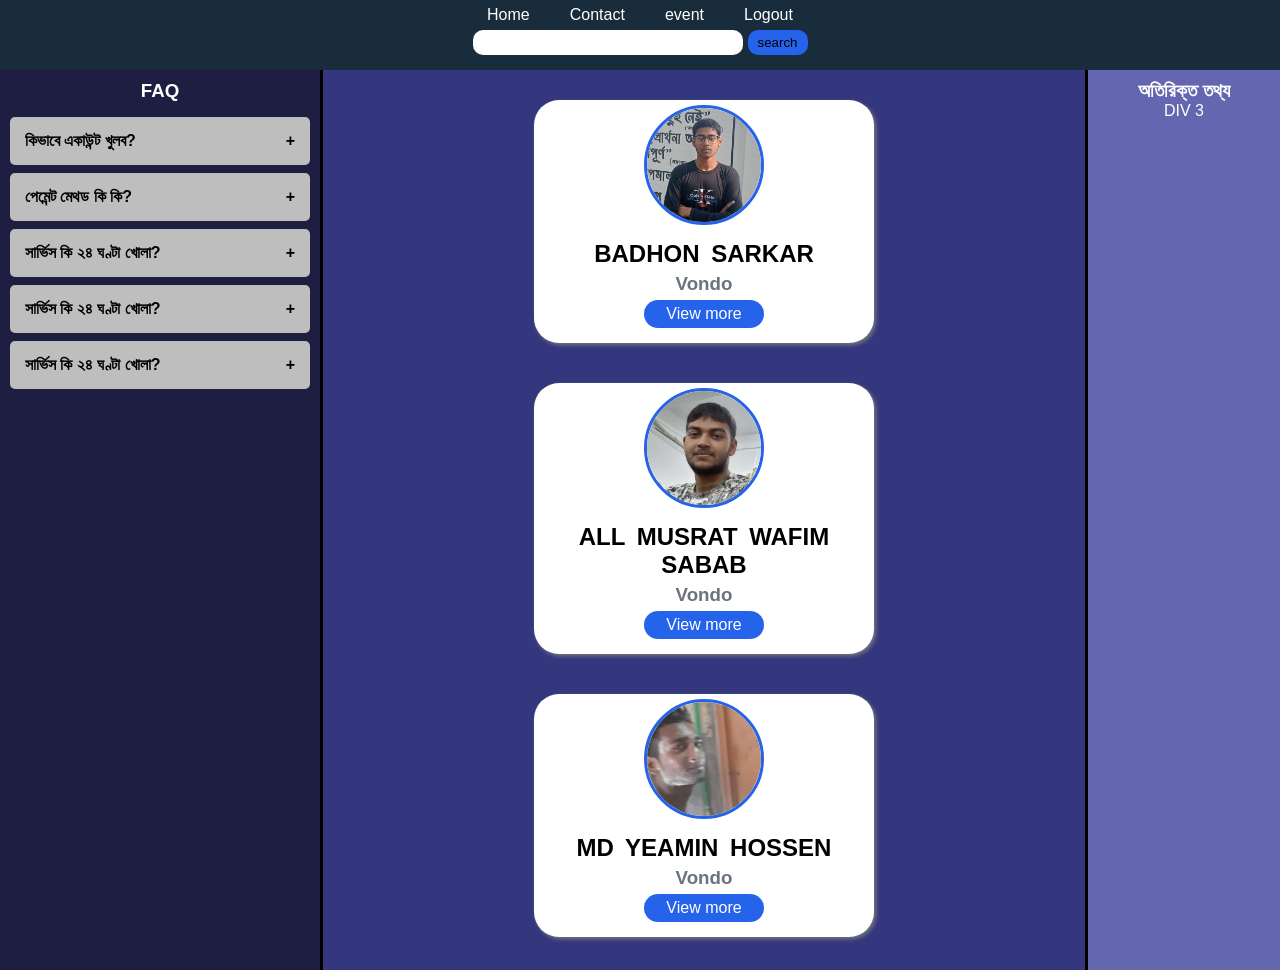
<file: index.html>
<!DOCTYPE html>
<html lang="bn">
<head>
  <meta charset="UTF-8">
  <meta name="viewport" content="width=device-width, initial-scale=1.0">
  <title>Gemini FAQ Layout</title>
  <link rel="stylesheet" href="style.css">
</head>
<body>

  <header>
   <div class="list"> 
    <span><a id="home" href="home/index.html">Home</a></span>
    <span><a id="contact" href="#">Contact</a></span>
    <span>
      <a id="event" href="event/index.html">event</a>
      </span>
      <span><a href="#">Logout</a></span>
    </div>
  <p>  <input type="text" class="search-bar">
    <input type="button" value="search" class="button"></p>
  </header>
  
  
  
  

  <main>
    <div class="div1">
      <h3 style="margin-bottom: 15px; color: white;">FAQ</h3>
      
      <div class="faq-item">
        <div class="question">কিভাবে একাউন্ট খুলব? <span>+</span></div>
        <div class="answer">আমাদের ওয়েবসাইটে সাইন-আপ বাটনে ক্লিক করে তথ্য দিয়ে একাউন্ট খুলতে পারেন।</div>
      </div>

      <div class="faq-item">
        <div class="question">পেমেন্ট মেথড কি কি? <span>+</span></div>
        <div class="answer">আমরা বিকাশ, নগদ এবং রকেট পেমেন্ট সাপোর্ট করি।</div>
      </div>

      <div class="faq-item">
        <div class="question">সার্ভিস কি ২৪ ঘণ্টা খোলা? <span>+</span></div>
        <div class="answer">হ্যাঁ, আমাদের অনলাইন সার্ভিস সপ্তাহে ৭ দিন ২৪ ঘণ্টাই সচল থাকে।</div>
      </div>
    

<div class="faq-item">
  <div class="question">সার্ভিস কি ২৪ ঘণ্টা খোলা? <span>+</span></div>
  <div class="answer">হ্যাঁ, আমাদের অনলাইন সার্ভিস সপ্তাহে ৭ দিন ২৪ ঘণ্টাই সচল থাকে।</div>
</div>
<div class="faq-item">
  <div class="question">সার্ভিস কি ২৪ ঘণ্টা খোলা? <span>+</span></div>
  <div class="answer">হ্যাঁ, আমাদের অনলাইন সার্ভিস সপ্তাহে ৭ দিন ২৪ ঘণ্টাই সচল থাকে।</div>
</div>
    </div>

    <div class="div2">
       <div class="id-section">
    
      
      <div class="id-desine">
        
          <img src="photo/badhon.jpg" alt="badhon" class="photo">
          <h2>Badhon Sarkar</h2>
          <h3>Vondo</h3>
          <a class="info" href="#">View more</a>
        
        
      </div>
            <div class="id-desine">
        
          <img src="photo/sabab.jpg" alt="Sabab" class="photo">
          <h2>all musrat wafim sabab</h2>
          <h3>Vondo</h3>
          <a class="info" href="#">View more</a>
        
        
      </div>
            <div class="id-desine">
        
          <img src="photo/yeamin.jpg" alt="Yeamin" class="photo">
        <h2>md yeamin hossen</h2>
        <h3>Vondo</h3>
        <a class="info" href="#">View more</a>
        
        
      </div>      <div class="id-desine">
        
          <img src="/photo/robin.jpg" alt="Robin" class="photo">
        <h2>istiak ahmed robin</h2>
        <h3>Vondo</h3>
        <a class="info" href="#">View more</a>
        
        
      </div>      <div class="id-desine">
        
          <img src="/photo/nehal.jpg" alt="Nehal" class="photo">
        <h2>musaddekur rahman nehal</h2>
        <h3>Vondo</h3>
        <a class="info" href="#">View more</a>
        
        
      </div>      <div class="id-desine">
        
          <img src="photo/miraj.jpg" alt="Miraj" class="photo">
        <h2>montasir mahmud miraj</h2>
        <h3>Vondo</h3>
        <a class="info" href="#">View more</a>
        
        
      </div>      <div class="id-desine">
        
          <img src="photo/mahinur.jpg" alt="Mahinur" class="photo">
        <h2>mahinur rahman</h2>
        <h3>Vondo</h3>
        <a class="info" href="#">View more</a>
        
        
      </div>      <div class="id-desine">
        
          <img src="photo/mujnabin.jpg" alt="Mujnabin" class="photo">
        <h2>safiul mujnabin</h2>
        <h3>Vondo</h3>
        <a class="info" href="#">View more</a>
        
        
      </div>      <div class="id-desine">
        
          <img src="photo/nasir.jpg" alt="Nasir" class="photo">
        <h2>md nasir hossen</h2>
        <h3>Vondo</h3>
        <a class="info" href="#">View more</a>
        
        
      </div>      <div class="id-desine">
        
          <img src="photo/sijan.jpg" alt="Sijan" class="photo">
        <h2>sanjidur rahman</h2>
        <h3>Vondo</h3>
        <a class="info" href="#">View more</a>
        
        
      </div>      <div class="id-desine">
        
          <img src="photo/srabon.jpg" alt="Srabon" class="photo">
        <h2>iftekhar mahmud srabon</h2>
        <h3>Vondo</h3>
        <a class="info" href="#">View more</a>
        
        
      </div>      <div class="id-desine">
        
          <img src="photo/shakibul.jpg" alt="Shakibul" class="photo">
        <h2>shakibul hasan</h2>
        <h3>Vondo</h3>
        <a class="info" href="#">View more</a>
        
        
      </div>      <div class="id-desine">
        
          <img src="photo/emon.jpg" alt="Emon" class="photo">
        <h2>shoriful islam emon</h2>
        <h3>Vondo</h3>
        <a class="info" href="#">View more</a>
        
        
      </div>      <div class="id-desine">
        
          <img src="photo/aronno.jpg" alt="Aronno" class="photo">
        <h2>aronno cruse</h2>
        <h3>Vondo</h3>
        <a class="info" href="#">View more</a>
        
        
      </div>      <div class="id-desine">
        
          <img src="photo/rafi.jpg" alt="Rafi" class="photo">
        <h2>mustaim billah rafi</h2>
        <h3>Vondo</h3>
        <a class="info" href="#">View more</a>
        
        
      </div>      <div class="id-desine">
        
          <img src="photo/bappi.jpg" alt="Bappi" class="photo">
        <h2>mahmudul hassan bappi</h2>
        <h3>Vondo</h3>
        <a class="info" href="#">View more</a>
        
        
      </div>      <div class="id-desine">
        
          <img src="photo/tonmoy.jpg" alt="Tonmoy" class="photo">
        <h2>khabbab abir tonmoy</h2>
        <h3>Vondo</h3>
        <a class="info" href="#">View more</a>
        
        
      </div>      <div class="id-desine">
        
          <img src="photo/tamim.jpg" alt="Tamim" class="photo">
        <h2>tamim ahmed</h2>
        <h3>Vondo</h3>
        <a class="info" href="#">View more</a>
        
        
      </div>      <div class="id-desine">
        
          <img src="photo/sadman.jpg" alt="Sadman" class="photo">
        <h2>sadman sami</h2>
        <h3>Vondo</h3>
        <a class="info" href="#">View more</a>
        
        
      </div>      <div class="id-desine">
        
          <img src="photo/abir.jpg" alt="Abir" class="photo">
        <h2>tahmid abir</h2>
        <h3>Vondo</h3>
        <a class="info" href="#">View more</a>
        
        
      </div>      <div class="id-desine">
        
          <img src="photo/talha.jpg" alt="Talha" class="photo">
        <h2>md talha hossen</h2>
        <h3>Vondo</h3>
        <a class="info" href="#">View more</a>
        
        
      </div>      <div class="id-desine">
        
          <img src="photo/shamim.jpg" alt="Shamim" class="photo">
        <h2>md shamim hossen</h2>
        <h3>Vondo</h3>
        <a class="info" href="#">View more</a>
        
        
      </div>            <div class="id-desine">
      
          <img src="photo/torikul.jpg" alt="torikul" class="photo">
        <h2>md torikul islam</h2>
        <h3>Vondo</h3>
        <a class="info" href="#">View more</a>
        
        
      </div>      <div class="id-desine">
        
          <img src="photo/tahmid.jpg" alt="Tahmid" class="photo">
        <h2>ahnaf tahmid</h2>
        <h3>Vondo</h3>
        <a class="info" href="#">View more</a>
        
        
      </div>      <div class="id-desine">
        
          <img src="photo/safat.jpg" alt="Safat" class="photo">
        <h2>safat ibne mahmud</h2>
        <h3>Vondo</h3>
        <a class="info" href="#">View more</a>
        
        
      </div>      <div class="id-desine">
        
          <img src="photo/jafri.jpg" alt="Jafri" class="photo">
        <h2>jafri gomez</h2>
        <h3>Vondo</h3>
        <a class="info" href="#">View more</a>
        
        
      </div>   <div class="id-desine">
        
          <img src="photo/shafi.jpg" alt="shafi" class="photo">
        <h2>shafi sahaiar</h2>
        <h3>Vondo</h3>
        <a class="info" href="#">View more</a>
        
        
      </div>      <div class="id-desine">
        
          <img src="photo/shahadat.jpg" alt="shahadat" class="photo">
        <h2>shahadat hossen</h2>
        <h3>Vondo</h3>
        <a class="info" href="#">View more</a>
        
        
      </div>     <div class="id-desine">
        
          <img src="photo/mainul.jpg" alt="Mainul" class="photo">
        <h2>mainul islam</h2>
        <h3>Vondo</h3>
        <a class="info" href="#">View more</a>
        
        
      </div>      <div class="id-desine">
        
          <img src="photo/jilani.jpg" alt="Jilani" class="photo">
        <h2>ezaz ahmed jilani</h2>
        <h3>Vondo</h3>
        <a class="info" href="#">View more</a>
        
        
      </div>      <div class="id-desine">
        
          <img src="photo/sagor.jpg" alt="sagor" class="photo">
        <h2>sagor das</h2>
        <h3>Vondo</h3>
        <a class="info" href="#">View more</a>
        
        
      </div>  
      <div class="id-desine">
        
          <img src="photo/shihab.jpg" alt="Shihab" class="photo">
        <h2>md shihab hossen</h2>
        <h3>Vondo</h3>
        <a class="info" href="#">View more</a>
        
        
      </div>    
      <div class="id-desine">
        
          <img src="photo/faisal.jpg" alt="Faisal" class="photo">
        <h2>faisal Ahmed</h2>
        <h3>Vondo</h3>
        <a class="info" href="#">View more</a>
        
        
      </div>  
      
      <div class="id-desine">
        
          <img src="photo/masum.jpg" alt="Masum" class="photo">
        <h2>iqbal jaman masum</h2>
        <h3>Vondo</h3>
        <a class="info" href="#">View more</a>
        
        
      </div>      <div class="id-desine">
        
          <img src="photo/rupok.jpg" alt="Rupok" class="photo">
        <h2>rabbi islqm rupok</h2>
        <h3>Vondo</h3>
        <a class="info" href="#">View more</a>
        
        
      </div>      <div class="id-desine">
        
          <img src="photo/rimon.jpg" alt="Rimon" class="photo">
        <h2>md rimon ali</h2>
        <h3>Vondo</h3>
        <a class="info" href="#">View more</a>
        
        
      </div>    


    </div>
    
    </div>

    <div class="div3">
      <h3>অতিরিক্ত তথ্য</h3>
      <p>DIV 3</p>
    </div>
  </main>

  <script src="script.js"></script>
</body>
</html>
</file>
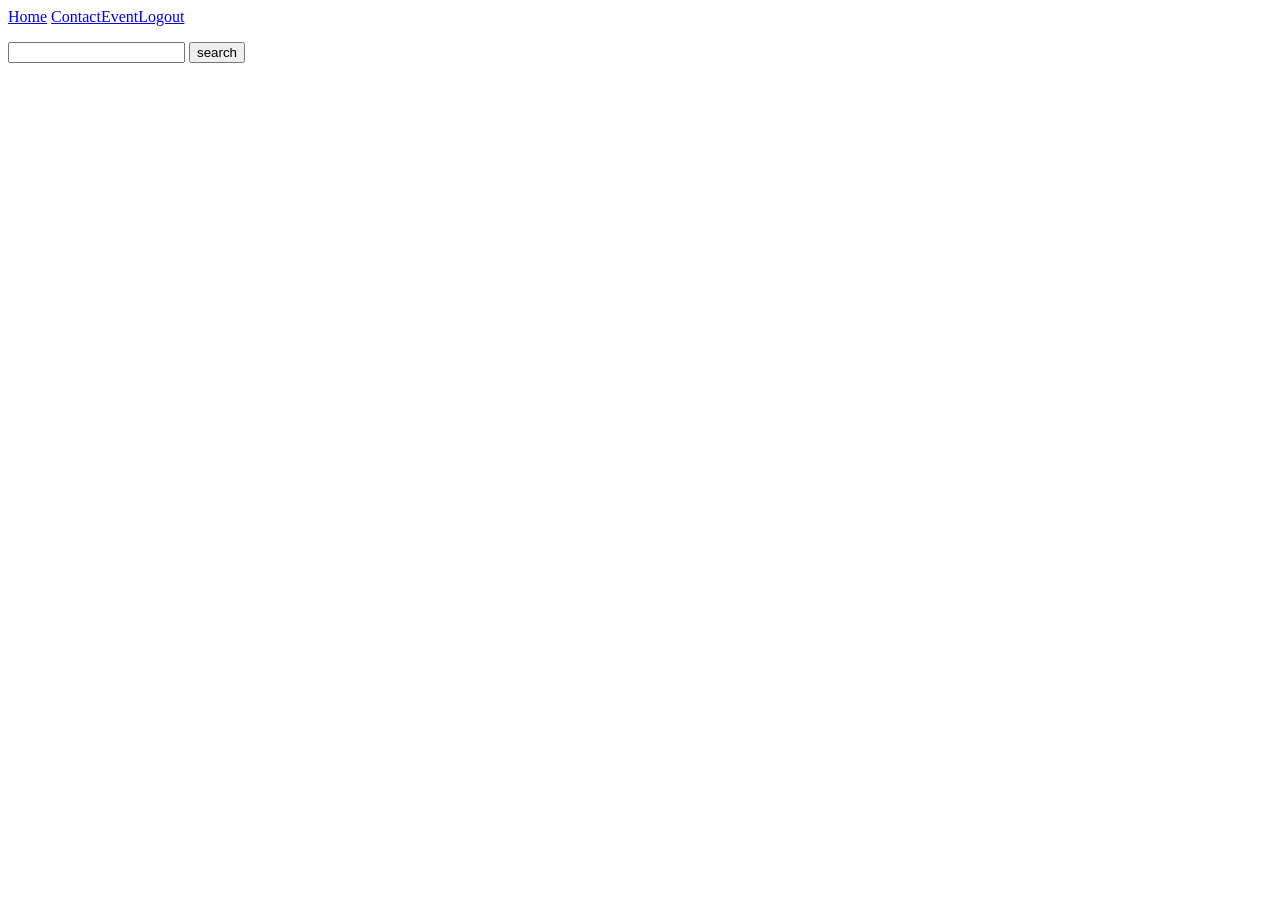
<file: event/event.html>
<!DOCTYPE html>
<html>

<head>
  <meta charset="UTF-8">
  <meta name="viewport" content="width=device-width, initial-scale=1">
  <link rel="stylesheet" href="event.css">
  <title>Event</title>
</head>

<body>
      <header>
   <div class="list"> 
    <span><a id="home" href="../home/index.html">Home</a></span>
    <span><a id="contact" href="#">Contact</a></span><span><a id="event" href="event/event.html">Event</a></span><span><a href="#">Logout</a></span>
    </div>
  <p>  <input type="text" class="search-bar">
    <input type="button" value="search" class="button"></p>
  </header>
  
  
  
</body>

</html>
</file>
<file: style.css>
* {
  margin: 0px;
  padding: 0px;
  box-sizing: border-box;
}

body {
  background-color: #0F172A;
  background-blend-mode: darken;
  color: white;
  font-family: 'Segoe UI', Tahoma, Geneva, Verdana, sans-serif;
  overflow-x: hidden;
  display: flex;
  justify-content: center;
  min-width: 100vw;
}

header{
  display: flex;
  flex-direction: column;
  align-items:center;
  position:fixed;
  background-color: #192C3B;
  width:100%;
  line-height: 25px;
  line-height: 30px;
  height: 70px;
  z-index: 100;
  
}
header p{
  width: 100%;
  display: flex;
  justify-content: center;
  gap: 5px;
}
.list{
  display: inline-block;
 display: flex; 
 flex-direction:row;
 gap: 40px;
 width: 100%;
 justify-content: center;
}
.list span a{
  text-decoration:none;
  color: white;
  transition: all 0.5s ease;
} 
.list span a:focus{
  transform: translateZ(10px);
  border-bottom:1px solid white;

}
.search-bar{
  width:270px;
  height: 25px;
  padding-left: 10px;
  border-radius: 10px;
  border:none;

}
  .search-bar:focus{
    outline: none;
  }
.button{
  background-color: #2563EB;
  border:none;
  border-radius: 10px;
  height: 25px;
  width:60px;
  cursor: pointer;
  transition:all 0.3s ease-in-out;
}



.button:focus{
  background-color: #FF4FC4;
  color: white;
}

main {
  display: flex;
  padding-top: 70px;
  min-width: 100vw;
}

/* --- DIV 1 (FAQ Layout) --- */
.div1 {
  width: 25%;
  height: 100vh;
  background-color: #1D1E41;
  display: flex;
  flex-direction: column;
  align-items: center;
  padding: 10px;
  font-size: 1rem;
  overflow: scroll;
}

/* FAQ Item Styling */
.faq-item {
  background-color: #BEBEBE;
  margin-bottom: 8px;
  width: 100%;
  border-radius: 5px;
  overflow: hidden;
  cursor: pointer;
  color: #000;
  transition: background 0.3s ease;
}

.question {
  padding: 15px;
  display: flex;
  justify-content: space-between;
  align-items: center;
  font-weight: bold;
}

.answer {
  padding: 0 15px;
  max-height: 0; /* শুরুতে বন্ধ থাকবে */
  overflow: hidden;
  background-color: #f1f1f1;
  transition: max-height 0.3s ease-out, padding 0.3s ease;
  font-size: 0.9rem;
}

/* FAQ Active State */
.faq-item.active {
  background-color: #ffffff;
  height: auto;
}

.faq-item.active .answer {
  min-height: 100px; /* উত্তর দেখানোর জন্য */
  padding: 15px;
}

/* --- DIV 2 & 3 --- */
.div2 {
  width: 60%;
  display: flex;
  flex-direction: column;
  align-items: center;
  background-color: #34367E;
  height: 100vh;
  padding: 10px;
  overflow-y: auto;
  border-right: 3px solid black;
  border-left: 3px solid black;
}

.id-section{
  display: flex;
  justify-content:center;
  flex-wrap: wrap;
 align-content: flex-start;
}
.id-desine{
  background-color:#FFFFFF;
  color: black;
  border-radius: 25px;
  width: 340px;
  align-items: center;
  justify-content: center;
  display:flex;
  flex-direction: column;
  flex-wrap: wrap;
  text-wrap: wrap;
  box-shadow: 2px 2px 4px #76797D
  ;
  margin:20px;
  padding: 5px;
  transition: all 0.3s ease-in-out;
}

  .id-desine:hover{
transform: scale(1.05);


  }
  
.info-title{
  width: 100%;
  height:50px;
  text-align: center;
  background-color: #3DA6F0;
   margin:20px ;
   display: flex;
   justify-content: center;
   align-items: center;
   color: white;
   font-size: 3em;
   font-weight: 700;
}

.photo{

  width: 120px;
  height: 120px;
  border-radius: 50%;
  object-fit: cover;
  margin-bottom: 15px;
  border: 3px solid #2563EB;
  text-align: center;

  
}
.id-desine h2{
  text-transform: uppercase;
  word-spacing: 5px;
  
  font-weight: 700;
  text-wrap:wrap;
  text-align: center;
  text-overflow:hidden;
  display:inline-block;
}
.id-desine h3{
  color: #6B7280;
  margin:5px 0px;
}

.id-desine a{
  text-decoration: none;
  color :white;
  background-color: #2563EB;
  margin-bottom: 10px;
  width:120px;
  text-align: center;
  padding: 5px;
  border-radius: 15px;
  translate: all 0.3s ease-in-out;
}
.id-desine a:hover{
  background-color: #F6A730;
}



.div3 {
  padding: 10px;
  height: 100vh;
  background-color: #6466AF;
  width: 15%;
  display: flex;
  flex-direction: column;
  align-items: center;
}

/* Responsiveness */
@media (max-width: 500px) {
  main {
    flex-direction: column;
  }
  .div1 {
    width: 100vw;
  overflow: scroll;
  height: 400px;
    margin-bottom:10px;
  }
 
  .div2 {
  width: 100vw;
  height: auto;
  min-height: 400px;
  border: none;
}


}

@media (max-width: 650px) {
  .div3 {
    display: none;
  }
}
</file>
<file: event/event.css>

</file>
